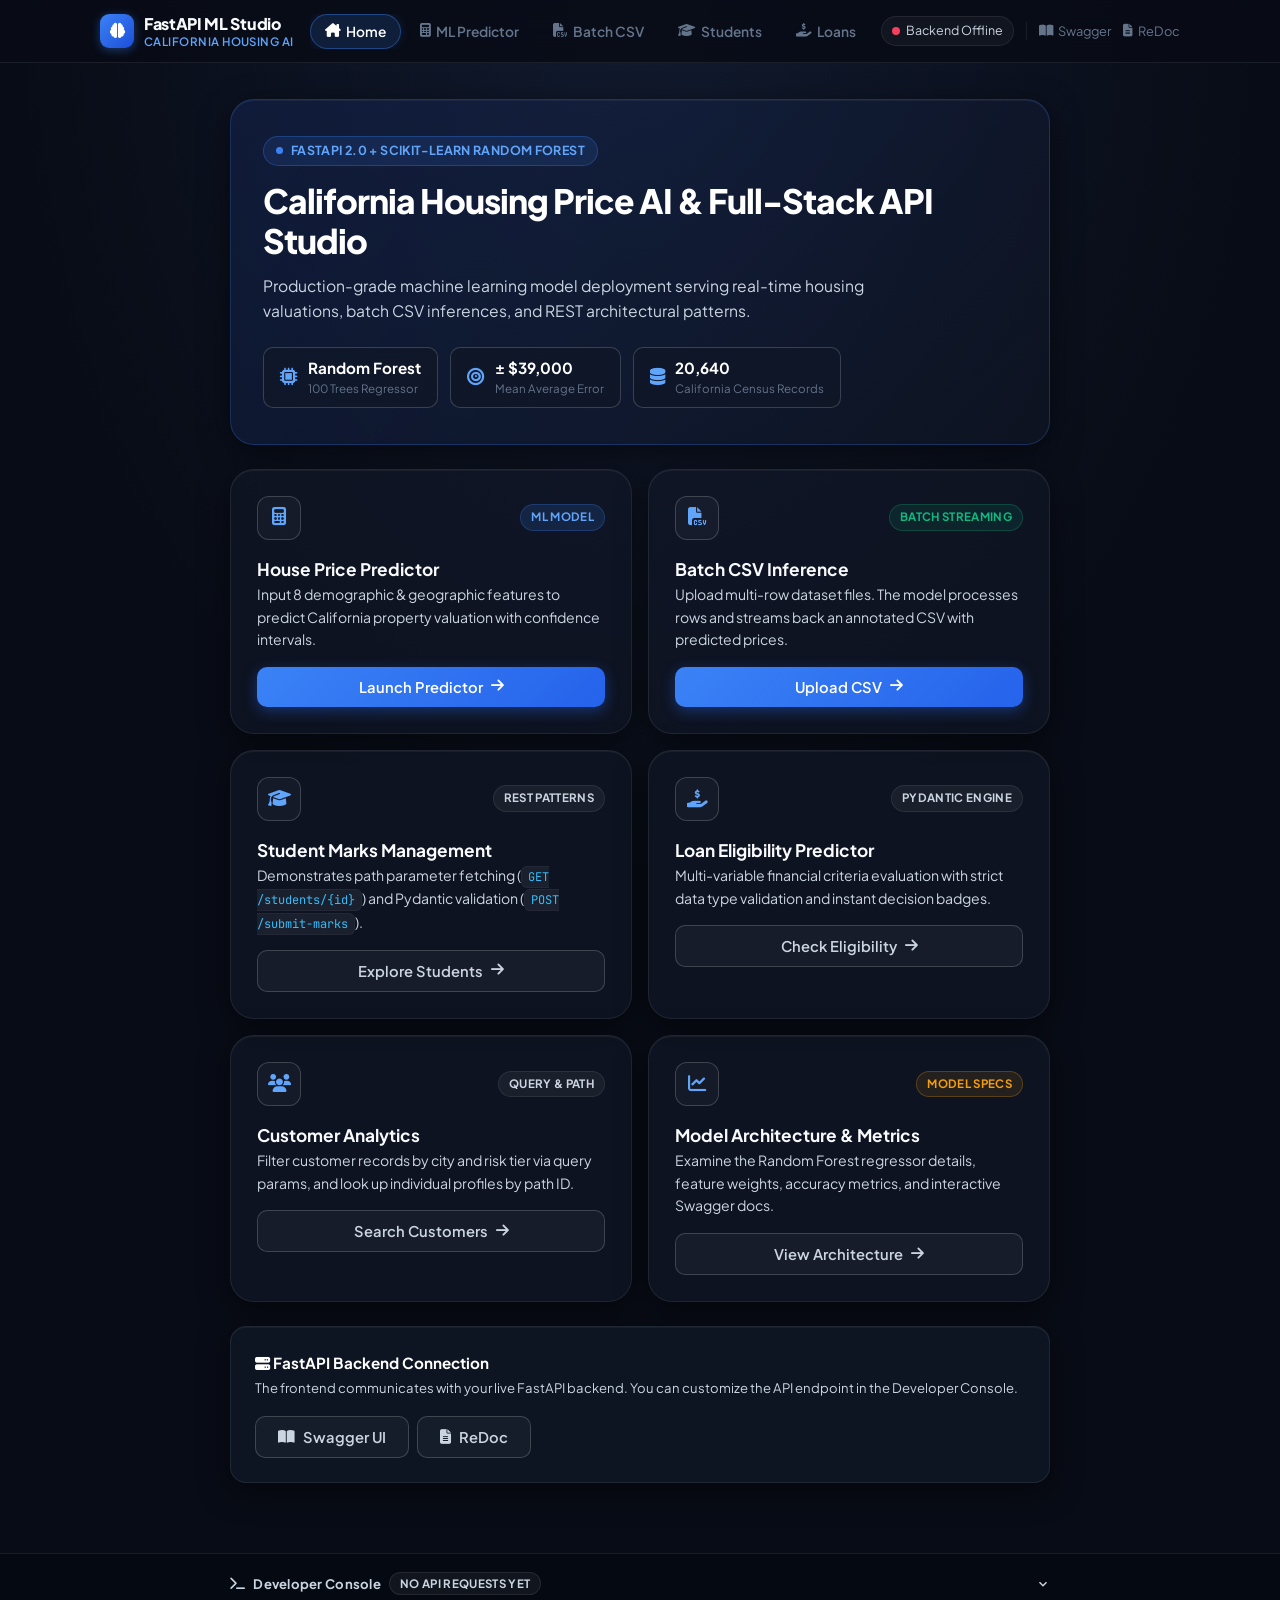
<file: frontend/index.html>
<!DOCTYPE html>
<html lang="en">
<head>
  <meta charset="UTF-8">
  <meta name="viewport" content="width=device-width, initial-scale=1.0">
  <title>FastAPI ML Studio | California Housing Price Predictor</title>
  <link rel="stylesheet" href="https://cdnjs.cloudflare.com/ajax/libs/font-awesome/6.5.1/css/all.min.css">
  <link rel="stylesheet" href="style.css">
</head>
<body>

<!-- ══════════════════════════════════════════════════════════════════════ -->
<!-- NAVIGATION BAR                                                        -->
<!-- ══════════════════════════════════════════════════════════════════════ -->
<header class="navbar">
  <div class="container-wide nav-inner">

    <!-- Brand -->
    <button onclick="goTo('home')" class="brand-btn">
      <span class="brand-icon">
        <i class="fas fa-brain"></i>
      </span>
      <div class="brand-text">
        <span class="brand-title">FastAPI ML Studio</span>
        <span class="brand-subtitle">California Housing AI</span>
      </div>
    </button>

    <!-- Navigation Links -->
    <nav class="nav-links" id="main-nav">
      <button class="nav-link active" onclick="goTo('home')"        id="nl-home"><i class="fas fa-house-chimney"></i> Home</button>
      <button class="nav-link"        onclick="goTo('ml-predict')"  id="nl-ml-predict"><i class="fas fa-calculator"></i> ML Predictor</button>
      <button class="nav-link"        onclick="goTo('batch-upload')" id="nl-batch-upload"><i class="fas fa-file-csv"></i> Batch CSV</button>
      <button class="nav-link"        onclick="goTo('students')"    id="nl-students"><i class="fas fa-graduation-cap"></i> Students</button>
      <button class="nav-link"        onclick="goTo('loans')"       id="nl-loans"><i class="fas fa-hand-holding-dollar"></i> Loans</button>
      <button class="nav-link"        onclick="goTo('customers')"   id="nl-customers"><i class="fas fa-users"></i> Customers</button>
      <button class="nav-link"        onclick="goTo('model-info')"  id="nl-model-info"><i class="fas fa-circle-info"></i> Model Specs</button>
    </nav>

    <!-- Status & Documentation Links -->
    <div class="nav-right">
      <div class="health-indicator" onclick="testConnection()" title="Click to test backend connection">
        <span id="status-dot" class="status-dot"></span>
        <span id="status-label">Checking...</span>
      </div>
      <div class="nav-divider"></div>
      <a href="javascript:void(0)" onclick="openApiDoc('/docs')" class="doc-link" title="Open Swagger UI API Documentation">
        <i class="fas fa-book-open"></i> <span class="hide-mobile">Swagger</span>
      </a>
      <a href="javascript:void(0)" onclick="openApiDoc('/redoc')" class="doc-link" title="Open ReDoc API Documentation">
        <i class="fas fa-file-lines"></i> <span class="hide-mobile">ReDoc</span>
      </a>
    </div>
  </div>

  <!-- Mobile Navigation Scroll Row -->
  <div class="mobile-nav-bar">
    <div class="mobile-nav-scroll" id="mobile-nav">
      <button class="nav-link active" onclick="goTo('home')"        id="mnl-home"><i class="fas fa-house-chimney"></i> Home</button>
      <button class="nav-link"        onclick="goTo('ml-predict')"  id="mnl-ml-predict"><i class="fas fa-calculator"></i> Predictor</button>
      <button class="nav-link"        onclick="goTo('batch-upload')" id="mnl-batch-upload"><i class="fas fa-file-csv"></i> Batch</button>
      <button class="nav-link"        onclick="goTo('students')"    id="mnl-students"><i class="fas fa-graduation-cap"></i> Students</button>
      <button class="nav-link"        onclick="goTo('loans')"       id="mnl-loans"><i class="fas fa-hand-holding-dollar"></i> Loans</button>
      <button class="nav-link"        onclick="goTo('customers')"   id="mnl-customers"><i class="fas fa-users"></i> Customers</button>
      <button class="nav-link"        onclick="goTo('model-info')"  id="mnl-model-info"><i class="fas fa-circle-info"></i> Specs</button>
    </div>
  </div>
</header>

<!-- ══════════════════════════════════════════════════════════════════════ -->
<!-- MAIN APPLICATION VIEWS                                                -->
<!-- ══════════════════════════════════════════════════════════════════════ -->
<main class="main-content">

  <!-- ─────────────────────────────────────────────────────────────────── -->
  <!-- 1. HOME DASHBOARD OVERVIEW                                          -->
  <!-- ─────────────────────────────────────────────────────────────────── -->
  <section class="page active" id="page-home">
    <div class="container">

      <!-- Hero Header -->
      <div class="hero-banner">
        <div class="hero-tag">
          <span class="pulse-ring"></span>
          <span>FastAPI 2.0 + Scikit-Learn Random Forest</span>
        </div>
        <h1 class="hero-title">California Housing Price AI & Full-Stack API Studio</h1>
        <p class="hero-desc">
          Production-grade machine learning model deployment serving real-time housing valuations, batch CSV inferences, and REST architectural patterns.
        </p>

        <div class="hero-stats">
          <div class="stat-pill">
            <i class="fas fa-microchip"></i>
            <div>
              <span class="stat-pill-val">Random Forest</span>
              <span class="stat-pill-lbl">100 Trees Regressor</span>
            </div>
          </div>
          <div class="stat-pill">
            <i class="fas fa-bullseye"></i>
            <div>
              <span class="stat-pill-val">± $39,000</span>
              <span class="stat-pill-lbl">Mean Average Error</span>
            </div>
          </div>
          <div class="stat-pill">
            <i class="fas fa-database"></i>
            <div>
              <span class="stat-pill-val">20,640</span>
              <span class="stat-pill-lbl">California Census Records</span>
            </div>
          </div>
        </div>
      </div>

      <!-- Module Feature Cards -->
      <div class="grid-2" style="margin-top: 24px;">

        <!-- ML House Predictor -->
        <div class="home-card card-glow">
          <div class="home-card-header">
            <div class="home-card-icon"><i class="fas fa-calculator"></i></div>
            <span class="badge badge-blue">ML Model</span>
          </div>
          <div>
            <h3>House Price Predictor</h3>
            <p>Input 8 demographic & geographic features to predict California property valuation with confidence intervals.</p>
          </div>
          <button class="btn btn-primary" onclick="goTo('ml-predict')">
            Launch Predictor <i class="fas fa-arrow-right"></i>
          </button>
        </div>

        <!-- Batch CSV Prediction -->
        <div class="home-card">
          <div class="home-card-header">
            <div class="home-card-icon"><i class="fas fa-file-csv"></i></div>
            <span class="badge badge-green">Batch Streaming</span>
          </div>
          <div>
            <h3>Batch CSV Inference</h3>
            <p>Upload multi-row dataset files. The model processes rows and streams back an annotated CSV with predicted prices.</p>
          </div>
          <button class="btn btn-primary" onclick="goTo('batch-upload')">
            Upload CSV <i class="fas fa-arrow-right"></i>
          </button>
        </div>

        <!-- Student Marks API -->
        <div class="home-card">
          <div class="home-card-header">
            <div class="home-card-icon"><i class="fas fa-graduation-cap"></i></div>
            <span class="badge badge-neutral">REST Patterns</span>
          </div>
          <div>
            <h3>Student Marks Management</h3>
            <p>Demonstrates path parameter fetching (<code>GET /students/{id}</code>) and Pydantic validation (<code>POST /submit-marks</code>).</p>
          </div>
          <button class="btn btn-secondary" onclick="goTo('students')">
            Explore Students <i class="fas fa-arrow-right"></i>
          </button>
        </div>

        <!-- Loan Eligibility Engine -->
        <div class="home-card">
          <div class="home-card-header">
            <div class="home-card-icon"><i class="fas fa-hand-holding-dollar"></i></div>
            <span class="badge badge-neutral">Pydantic Engine</span>
          </div>
          <div>
            <h3>Loan Eligibility Predictor</h3>
            <p>Multi-variable financial criteria evaluation with strict data type validation and instant decision badges.</p>
          </div>
          <button class="btn btn-secondary" onclick="goTo('loans')">
            Check Eligibility <i class="fas fa-arrow-right"></i>
          </button>
        </div>

        <!-- Customer Queries & Risk -->
        <div class="home-card">
          <div class="home-card-header">
            <div class="home-card-icon"><i class="fas fa-users"></i></div>
            <span class="badge badge-neutral">Query & Path</span>
          </div>
          <div>
            <h3>Customer Analytics</h3>
            <p>Filter customer records by city and risk tier via query params, and look up individual profiles by path ID.</p>
          </div>
          <button class="btn btn-secondary" onclick="goTo('customers')">
            Search Customers <i class="fas fa-arrow-right"></i>
          </button>
        </div>

        <!-- Model Architecture & Specs -->
        <div class="home-card">
          <div class="home-card-header">
            <div class="home-card-icon"><i class="fas fa-chart-line"></i></div>
            <span class="badge badge-amber">Model Specs</span>
          </div>
          <div>
            <h3>Model Architecture & Metrics</h3>
            <p>Examine the Random Forest regressor details, feature weights, accuracy metrics, and interactive Swagger docs.</p>
          </div>
          <button class="btn btn-secondary" onclick="goTo('model-info')">
            View Architecture <i class="fas fa-arrow-right"></i>
          </button>
        </div>

      </div>

      <!-- Quick Server Banner -->
      <div class="card server-banner" style="margin-top: 24px;">
        <div class="server-banner-info">
          <h4><i class="fas fa-server"></i> FastAPI Backend Connection</h4>
          <p>The frontend communicates with your live FastAPI backend. You can customize the API endpoint in the Developer Console.</p>
        </div>
        <div class="server-banner-actions">
          <button onclick="openApiDoc('/docs')" class="btn btn-secondary"><i class="fas fa-book-open"></i> Swagger UI</button>
          <button onclick="openApiDoc('/redoc')" class="btn btn-secondary"><i class="fas fa-file-lines"></i> ReDoc</button>
        </div>
      </div>

    </div>
  </section>

  <!-- ─────────────────────────────────────────────────────────────────── -->
  <!-- 2. MACHINE LEARNING HOUSE PRICE PREDICTOR                           -->
  <!-- ─────────────────────────────────────────────────────────────────── -->
  <section class="page" id="page-ml-predict">
    <div class="container">
      <div class="page-head">
        <div class="page-badge"><i class="fas fa-brain"></i> Machine Learning Model</div>
        <h1 class="page-heading">California House Price Predictor</h1>
        <p class="page-subtitle">Input demographic and geographic features to compute machine learning price valuation.</p>
      </div>

      <div class="ml-layout">
        
        <!-- Left: Form Input Card -->
        <div class="card stack">
          <div class="card-header-bar">
            <div>
              <div class="card-title">Neighborhood & Property Features</div>
              <div class="card-subtitle">Values are automatically validated against model schema</div>
            </div>
            <span class="badge badge-blue">8 Features</span>
          </div>

          <!-- Quick Preset Locations -->
          <div class="preset-section">
            <span class="preset-label"><i class="fas fa-wand-magic-sparkles"></i> California Presets:</span>
            <div class="chips-row">
              <button class="chip" onclick="applyHousingPreset('sf_bay')">🌉 SF Bay (Berkeley Hills)</button>
              <button class="chip" onclick="applyHousingPreset('silicon_valley')">💻 Silicon Valley (Palo Alto)</button>
              <button class="chip" onclick="applyHousingPreset('beverly_hills')">🌴 Beverly Hills / LA</button>
              <button class="chip" onclick="applyHousingPreset('central_valley')">🌾 Central Valley (Fresno)</button>
            </div>
          </div>

          <!-- 8 Inputs Grid -->
          <form id="house-form" onsubmit="event.preventDefault(); doHousePredict();">
            <div class="field-row">
              <div class="field">
                <label class="label" for="h-medinc">
                  Median Income (MedInc)
                  <span class="label-hint" id="medinc-usd-hint">≈ $83,250 / yr</span>
                </label>
                <input id="h-medinc" class="input" type="number" step="0.01" min="0.1" max="25" value="8.3252" oninput="updateMedIncHint()" required>
                <span class="input-helper">Expressed in tens of thousands ($10,000s)</span>
              </div>
              <div class="field">
                <label class="label" for="h-age">House Age (HouseAge)</label>
                <input id="h-age" class="input" type="number" step="1" min="1" max="100" value="41.0" required>
                <span class="input-helper">Median age of houses in block (years)</span>
              </div>
            </div>

            <div class="field-row" style="margin-top: 14px;">
              <div class="field">
                <label class="label" for="h-rooms">Average Rooms (AveRooms)</label>
                <input id="h-rooms" class="input" type="number" step="0.01" min="1" max="50" value="6.9841" required>
                <span class="input-helper">Total rooms per household</span>
              </div>
              <div class="field">
                <label class="label" for="h-bedrms">Average Bedrooms (AveBedrms)</label>
                <input id="h-bedrms" class="input" type="number" step="0.01" min="0.2" max="20" value="1.0238" required>
                <span class="input-helper">Total bedrooms per household</span>
              </div>
            </div>

            <div class="field-row" style="margin-top: 14px;">
              <div class="field">
                <label class="label" for="h-pop">Population (Population)</label>
                <input id="h-pop" class="input" type="number" step="1" min="1" max="40000" value="322.0" required>
                <span class="input-helper">Total residents in the block group</span>
              </div>
              <div class="field">
                <label class="label" for="h-occup">Average Occupancy (AveOccup)</label>
                <input id="h-occup" class="input" type="number" step="0.01" min="0.5" max="50" value="2.5555" required>
                <span class="input-helper">Average household member count</span>
              </div>
            </div>

            <div class="field-row" style="margin-top: 14px;">
              <div class="field">
                <label class="label" for="h-lat">Latitude (Latitude)</label>
                <input id="h-lat" class="input" type="number" step="0.0001" min="-90" max="90" value="37.88" required>
                <span class="input-helper">North coordinate (California: ~32° - 42°)</span>
              </div>
              <div class="field">
                <label class="label" for="h-long">Longitude (Longitude)</label>
                <input id="h-long" class="input" type="number" step="0.0001" min="-180" max="180" value="-122.23" required>
                <span class="input-helper">West coordinate (California: ~-124° - -114°)</span>
              </div>
            </div>

            <button type="submit" class="btn btn-primary btn-full" id="btn-predict-house" style="margin-top: 20px;">
              <i class="fas fa-calculator"></i> Compute House Price Prediction
            </button>
          </form>
        </div>

        <!-- Right: Prediction Result Display Card -->
        <div class="stack">
          
          <div class="card result-card-main" id="ml-result-container">
            <div class="empty-state">
              <i class="fas fa-house-laptop"></i>
              <h3>Ready for Inference</h3>
              <p>Adjust the feature values on the left or select a preset, then click <strong>Compute House Price Prediction</strong>.</p>
            </div>
          </div>

          <!-- Feature Description Accordion -->
          <div class="card" style="padding: 16px 20px;">
            <button class="collapsible-toggle" onclick="toggleCollapsible('features-guide', this)">
              <span><i class="fas fa-list-check"></i> Feature Significance Guide</span>
              <svg width="14" height="14" viewBox="0 0 24 24" fill="none" stroke="currentColor" stroke-width="2.5"><path d="M6 9l6 6 6-6"/></svg>
            </button>
            <div class="collapsible-body" id="features-guide">
              <div class="feature-guide-list">
                <div class="fg-item"><strong>MedInc:</strong> Highest feature importance (~52%). Drives baseline valuation.</div>
                <div class="fg-item"><strong>Latitude & Longitude:</strong> Coastal coordinates command substantial location premiums.</div>
                <div class="fg-item"><strong>AveOccup:</strong> Higher density negatively correlates with luxury valuations.</div>
                <div class="fg-item"><strong>AveRooms:</strong> Proxy for physical home size and square footage.</div>
              </div>
            </div>
          </div>

        </div>

      </div>
    </div>
  </section>

  <!-- ─────────────────────────────────────────────────────────────────── -->
  <!-- 3. BATCH CSV PREDICTOR                                              -->
  <!-- ─────────────────────────────────────────────────────────────────── -->
  <section class="page" id="page-batch-upload">
    <div class="container">
      <div class="page-head">
        <div class="page-badge"><i class="fas fa-file-csv"></i> Batch Processing</div>
        <h1 class="page-heading">Batch CSV File Prediction</h1>
        <p class="page-subtitle">Upload multi-row dataset files. The FastAPI server computes predictions for every row and streams back the enriched CSV.</p>
      </div>

      <div class="stack-lg">

        <!-- Upload Drop Zone Card -->
        <div class="card stack">
          <div class="card-header-bar">
            <div>
              <div class="card-title">Upload Housing Dataset (.csv)</div>
              <div class="card-subtitle">Must contain columns: MedInc, HouseAge, AveRooms, AveBedrms, Population, AveOccup, Latitude, Longitude</div>
            </div>
            <button onclick="downloadSampleCsv()" class="btn btn-secondary" style="font-size: 0.8rem;">
              <i class="fas fa-download"></i> Download Sample CSV
            </button>
          </div>

          <!-- Drag and Drop Box -->
          <div class="drop-zone" id="csv-drop-zone" onclick="document.getElementById('csv-file-input').click()">
            <input type="file" id="csv-file-input" accept=".csv" style="display: none;" onchange="handleFileSelected(this.files)">
            <i class="fas fa-cloud-arrow-up drop-zone-icon"></i>
            <div class="drop-zone-text" id="drop-zone-text">Click to choose a CSV file or drag & drop it here</div>
            <div class="drop-zone-sub">Supported format: CSV (up to 50,000 rows)</div>
          </div>

          <!-- File Status Info -->
          <div id="file-info-box" style="display: none;" class="file-info-card">
            <div class="file-info-left">
              <i class="fas fa-file-csv text-blue"></i>
              <div>
                <strong id="file-name-display">dataset.csv</strong>
                <span id="file-size-display" style="color: var(--text-3); font-size: 0.8rem; margin-left: 8px;">0 KB</span>
              </div>
            </div>
            <button class="btn btn-primary" id="btn-batch-process" onclick="doBatchPredict()">
              <i class="fas fa-bolt"></i> Process Batch Predictions
            </button>
          </div>

          <!-- Batch Result Area -->
          <div id="result-batch"></div>
        </div>

        <!-- Sample CSV Schema Reference -->
        <div class="card">
          <div class="card-title" style="margin-bottom: 8px;"><i class="fas fa-table"></i> Required CSV Column Schema</div>
          <div class="table-container">
            <table class="data-table">
              <thead>
                <tr>
                  <th>MedInc</th>
                  <th>HouseAge</th>
                  <th>AveRooms</th>
                  <th>AveBedrms</th>
                  <th>Population</th>
                  <th>AveOccup</th>
                  <th>Latitude</th>
                  <th>Longitude</th>
                </tr>
              </thead>
              <tbody>
                <tr>
                  <td>8.3252</td>
                  <td>41.0</td>
                  <td>6.9841</td>
                  <td>1.0238</td>
                  <td>322.0</td>
                  <td>2.5555</td>
                  <td>37.88</td>
                  <td>-122.23</td>
                </tr>
                <tr>
                  <td>3.8700</td>
                  <td>28.0</td>
                  <td>5.4200</td>
                  <td>1.0500</td>
                  <td>1425.0</td>
                  <td>3.0000</td>
                  <td>37.85</td>
                  <td>-122.25</td>
                </tr>
              </tbody>
            </table>
          </div>
        </div>

      </div>
    </div>
  </section>

  <!-- ─────────────────────────────────────────────────────────────────── -->
  <!-- 4. STUDENT MARKS MANAGEMENT                                         -->
  <!-- ─────────────────────────────────────────────────────────────────── -->
  <section class="page" id="page-students">
    <div class="container">
      <div class="page-head">
        <div class="page-badge"><i class="fas fa-graduation-cap"></i> Path & Body Validation</div>
        <h1 class="page-heading">Student Marks Management</h1>
        <p class="page-subtitle">Demonstrating path parameters (<code>GET /students/{id}</code>) and Pydantic validation (<code>POST /submit-marks</code>).</p>
      </div>

      <div class="grid-2">

        <!-- Find Student Card -->
        <div class="card stack">
          <div class="card-title">Find Student by ID</div>
          <div class="card-subtitle">HTTP GET with Path Parameter</div>

          <div class="field">
            <label class="label" for="s-find-id">Student ID</label>
            <input id="s-find-id" class="input" type="text" value="S001" placeholder="e.g. S001" autocomplete="off">
          </div>

          <div class="chips-row">
            <span class="chips-label">Quick IDs:</span>
            <button class="chip" onclick="quickFind('S001')">S001 (Alice)</button>
            <button class="chip" onclick="quickFind('S002')">S002 (Bob)</button>
            <button class="chip" onclick="quickFind('S003')">S003 (Charlie)</button>
            <button class="chip" onclick="quickFind('S004')">S004 (Diana)</button>
          </div>

          <button class="btn btn-primary btn-full" id="btn-find" onclick="doFindStudent()">
            <i class="fas fa-search"></i> Query Student Record
          </button>

          <!-- Result -->
          <div id="result-find"></div>
        </div>

        <!-- Update Marks Card -->
        <div class="card stack">
          <div class="card-title">Update Academic Marks</div>
          <div class="card-subtitle">HTTP POST with JSON Body & Range Validation</div>

          <div class="field-row">
            <div class="field">
              <label class="label" for="s-upd-id">Student ID</label>
              <input id="s-upd-id" class="input" type="text" value="S001" placeholder="e.g. S001" autocomplete="off">
            </div>
            <div class="field">
              <label class="label" for="s-upd-subj">Subject</label>
              <input id="s-upd-subj" class="input" type="text" value="Machine Learning" placeholder="Subject Name">
            </div>
          </div>

          <div class="field">
            <label class="label" for="s-upd-marks">Score <span style="color: var(--text-3);">(0–100)</span></label>
            <input id="s-upd-marks" class="input" type="number" value="94" min="0" max="200" placeholder="0 - 100">
          </div>

          <div class="chips-row">
            <span class="chips-label">Test validation:</span>
            <button class="chip" onclick="setStudentMarksTest(95, 'Deep Learning')">Valid (95)</button>
            <button class="chip" onclick="setStudentMarksTest(150, 'Math')">Invalid (150 &gt; 100)</button>
          </div>

          <button class="btn btn-primary btn-full" id="btn-update" onclick="doUpdateMarks()">
            <i class="fas fa-check"></i> Submit Marks Update
          </button>

          <!-- Result -->
          <div id="result-update"></div>
        </div>

      </div>
    </div>
  </section>

  <!-- ─────────────────────────────────────────────────────────────────── -->
  <!-- 5. LOAN ELIGIBILITY ENGINE                                          -->
  <!-- ─────────────────────────────────────────────────────────────────── -->
  <section class="page" id="page-loans">
    <div class="container">
      <div class="page-head">
        <div class="page-badge"><i class="fas fa-hand-holding-dollar"></i> Rule-Based Predictor</div>
        <h1 class="page-heading">Loan Eligibility Evaluation</h1>
        <p class="page-subtitle">Demonstrates multi-field Pydantic schema validation and business logic rules (<code>POST /predict-loan</code>).</p>
      </div>

      <div class="loan-layout">

        <!-- Form Card -->
        <div class="card stack">
          <div class="field">
            <label class="label" for="l-name">Applicant Name</label>
            <input id="l-name" class="input" type="text" value="Jane Doe" placeholder="Full name">
          </div>

          <div class="field-row">
            <div class="field">
              <label class="label" for="l-age">Age (years)</label>
              <input id="l-age" class="input" type="number" value="28" min="1" max="120">
            </div>
            <div class="field">
              <label class="label" for="l-emp">Employment (years)</label>
              <input id="l-emp" class="input" type="number" value="4" min="0" max="60">
            </div>
          </div>

          <div class="field-row">
            <div class="field">
              <label class="label" for="l-income">Annual Income ($)</label>
              <input id="l-income" class="input" type="number" value="75000" min="0" step="1000">
            </div>
            <div class="field">
              <label class="label" for="l-amount">Loan Amount Requested ($)</label>
              <input id="l-amount" class="input" type="number" value="25000" min="0" step="500">
            </div>
          </div>

          <div class="chips-row">
            <span class="chips-label">Quick profiles:</span>
            <button class="chip" onclick="loanPreset('Jane Doe', 80000, 4, 28, 25000)">✅ Eligible Applicant</button>
            <button class="chip" onclick="loanPreset('John Smith', 32000, 1, 19, 10000)">❌ Ineligible Applicant</button>
          </div>

          <button class="btn btn-primary btn-full" id="btn-loan" onclick="doLoanCheck()">
            <i class="fas fa-calculator"></i> Evaluate Loan Application
          </button>
        </div>

        <!-- Right Side: Result Card & Rules Panel -->
        <div class="stack">
          <div id="result-loan">
            <div class="card" style="text-align: center; padding: 32px 20px;">
              <i class="fas fa-hand-holding-dollar" style="font-size: 2rem; color: var(--text-3); margin-bottom: 10px;"></i>
              <div style="font-weight: 700; color: var(--text-1);">Awaiting Evaluation</div>
              <p style="font-size: 0.85rem; color: var(--text-2); margin-top: 4px;">Click <strong>Evaluate Loan Application</strong> to run rule inference.</p>
            </div>
          </div>

          <div class="card" style="padding: 16px 20px;">
            <button class="collapsible-toggle" onclick="toggleCollapsible('loan-rules', this)">
              <span><i class="fas fa-gavel"></i> Loan Qualification Rules</span>
              <svg width="14" height="14" viewBox="0 0 24 24" fill="none" stroke="currentColor" stroke-width="2.5"><path d="M6 9l6 6 6-6"/></svg>
            </button>
            <div class="collapsible-body" id="loan-rules">
              <div class="rules-list">
                <div class="rule-item"><span>Annual Income:</span> <strong>&gt; $50,000</strong></div>
                <div class="rule-item"><span>Employment Duration:</span> <strong>&gt; 2 Years</strong></div>
                <div class="rule-item"><span>Applicant Age:</span> <strong>&ge; 21 Years</strong></div>
              </div>
            </div>
          </div>
        </div>

      </div>
    </div>
  </section>

  <!-- ─────────────────────────────────────────────────────────────────── -->
  <!-- 6. CUSTOMER EXPLORER & RISK PROFILES                                -->
  <!-- ─────────────────────────────────────────────────────────────────── -->
  <section class="page" id="page-customers">
    <div class="container">
      <div class="page-head">
        <div class="page-badge"><i class="fas fa-users"></i> Query & Path Parameter Architecture</div>
        <h1 class="page-heading">Customer Analytics & Risk Profiles</h1>
        <p class="page-subtitle">Demonstrates query parameters (<code>GET /customers?city=...&amp;risk_level=...</code>) and path variables (<code>GET /customer/{id}</code>).</p>
      </div>

      <div class="stack-lg">

        <!-- Query Parameters Card -->
        <div class="card stack">
          <div class="card-header-bar">
            <div>
              <div class="card-title">Customer Multi-Filter Search</div>
              <div class="card-subtitle">HTTP GET with Query Parameters (<code>?city=...&amp;risk_level=...</code>)</div>
            </div>
            <span class="badge badge-blue">Query Filter</span>
          </div>

          <div class="field-row">
            <div class="field">
              <label class="label" for="c-city">City Location</label>
              <select id="c-city" class="input">
                <option value="Chicago">Chicago</option>
                <option value="New York">New York</option>
                <option value="Los Angeles">Los Angeles</option>
                <option value="Chicago1">Chicago1</option>
                <option value="Chicago2">Chicago2</option>
              </select>
            </div>
            <div class="field">
              <label class="label" for="c-risk">Risk Classification</label>
              <select id="c-risk" class="input">
                <option value="high">High Risk</option>
                <option value="medium">Medium Risk</option>
                <option value="low">Low Risk</option>
              </select>
            </div>
          </div>

          <div class="chips-row">
            <span class="chips-label">Quick filters:</span>
            <button class="chip" onclick="customerPreset('Chicago', 'high')">Chicago · High</button>
            <button class="chip" onclick="customerPreset('New York', 'low')">New York · Low</button>
            <button class="chip" onclick="customerPreset('Los Angeles', 'medium')">Los Angeles · Medium</button>
          </div>

          <button class="btn btn-primary btn-full" id="btn-customers" onclick="doSearchCustomers()">
            <i class="fas fa-search"></i> Search Customer Records
          </button>

          <!-- Customer Results -->
          <div id="result-customers"></div>
        </div>

        <!-- Path Parameter Risk Card -->
        <div class="card stack">
          <div class="card-header-bar">
            <div>
              <div class="card-title">Customer Risk Assessment Profile</div>
              <div class="card-subtitle">HTTP GET with Integer Path Parameter (<code>/customer/{id}</code>)</div>
            </div>
            <span class="badge badge-amber">Path Profile</span>
          </div>

          <div class="field">
            <label class="label" for="c-id">Customer Numeric ID</label>
            <input id="c-id" class="input" type="number" value="101" min="1" placeholder="e.g. 101" style="max-width: 220px;">
          </div>

          <div class="chips-row">
            <span class="chips-label">Known Profiles:</span>
            <button class="chip" onclick="riskPreset(101)">101 · Alice Smith (Low)</button>
            <button class="chip" onclick="riskPreset(102)">102 · Bob Johnson (Med)</button>
            <button class="chip" onclick="riskPreset(103)">103 · Charlie Brown (High)</button>
          </div>

          <button class="btn btn-primary" id="btn-risk" onclick="doViewRisk()" style="align-self: flex-start;">
            <i class="fas fa-shield-halved"></i> Fetch Risk Profile
          </button>

          <!-- Risk Result -->
          <div id="result-risk"></div>
        </div>

      </div>
    </div>
  </section>

  <!-- ─────────────────────────────────────────────────────────────────── -->
  <!-- 7. MODEL ARCHITECTURE & CONCEPTS                                    -->
  <!-- ─────────────────────────────────────────────────────────────────── -->
  <section class="page" id="page-model-info">
    <div class="container">
      <div class="page-head">
        <div class="page-badge"><i class="fas fa-circle-info"></i> Technical Deep-Dive</div>
        <h1 class="page-heading">Model Architecture & FastAPI Concepts</h1>
        <p class="page-subtitle">Deep dive into the Machine Learning pipeline, model evaluation metrics, and FastAPI architecture.</p>
      </div>

      <div class="stack-lg">

        <!-- ML Model Card -->
        <div class="card stack">
          <div class="card-title"><i class="fas fa-microchip text-blue"></i> California Housing Model Card</div>
          
          <div class="grid-2">
            <div class="spec-box">
              <span class="spec-label">Algorithm</span>
              <strong class="spec-value">Random Forest Regressor</strong>
              <span class="spec-sub">100 decision trees (n_estimators=100)</span>
            </div>
            <div class="spec-box">
              <span class="spec-label">Dataset</span>
              <strong class="spec-value">California Housing Census</strong>
              <span class="spec-sub">20,640 records across California block groups</span>
            </div>
            <div class="spec-box">
              <span class="spec-label">Mean Absolute Error (MAE)</span>
              <strong class="spec-value text-green">± $39,000 USD</strong>
              <span class="spec-sub">Average valuation variance</span>
            </div>
            <div class="spec-box">
              <span class="spec-label">Target Metric</span>
              <strong class="spec-value text-blue">Median House Value</strong>
              <span class="spec-sub">Expressed in $100,000s</span>
            </div>
          </div>
        </div>

        <!-- Features Importance Table -->
        <div class="card">
          <div class="card-title" style="margin-bottom: 12px;"><i class="fas fa-chart-column text-blue"></i> Feature Descriptions & Weights</div>
          <div class="table-container">
            <table class="data-table">
              <thead>
                <tr>
                  <th>Feature Name</th>
                  <th>Type</th>
                  <th>Description</th>
                  <th>Importance</th>
                </tr>
              </thead>
              <tbody>
                <tr>
                  <td><code>MedInc</code></td>
                  <td>Float</td>
                  <td>Median income in block group ($10k USD)</td>
                  <td><span class="badge badge-green">52% (Dominant)</span></td>
                </tr>
                <tr>
                  <td><code>AveOccup</code></td>
                  <td>Float</td>
                  <td>Average number of household members</td>
                  <td><span class="badge badge-blue">14% (High)</span></td>
                </tr>
                <tr>
                  <td><code>Latitude</code></td>
                  <td>Float</td>
                  <td>Block group latitude coordinate</td>
                  <td><span class="badge badge-blue">10% (Location)</span></td>
                </tr>
                <tr>
                  <td><code>Longitude</code></td>
                  <td>Float</td>
                  <td>Block group longitude coordinate</td>
                  <td><span class="badge badge-blue">9% (Location)</span></td>
                </tr>
                <tr>
                  <td><code>HouseAge</code></td>
                  <td>Float</td>
                  <td>Median age of a house within a block (years)</td>
                  <td><span class="badge badge-neutral">5%</span></td>
                </tr>
                <tr>
                  <td><code>AveRooms</code></td>
                  <td>Float</td>
                  <td>Average number of rooms per household</td>
                  <td><span class="badge badge-neutral">4%</span></td>
                </tr>
                <tr>
                  <td><code>Population</code></td>
                  <td>Float</td>
                  <td>Block group population count</td>
                  <td><span class="badge badge-neutral">3%</span></td>
                </tr>
                <tr>
                  <td><code>AveBedrms</code></td>
                  <td>Float</td>
                  <td>Average number of bedrooms per household</td>
                  <td><span class="badge badge-neutral">3%</span></td>
                </tr>
              </tbody>
            </table>
          </div>
        </div>

        <!-- FastAPI Architecture Highlights -->
        <div class="grid-2">
          
          <div class="card">
            <div class="card-title" style="margin-bottom: 6px;">Pydantic Type Validation</div>
            <p style="font-size: 0.88rem; color: var(--text-2); line-height: 1.6;">
              Incoming request payloads are strictly parsed and validated against typed Python models. Invalid fields return automatic HTTP 422 Unprocessable Entity responses with detailed location hints.
            </p>
          </div>

          <div class="card">
            <div class="card-title" style="margin-bottom: 6px;">Fast Streaming Responses</div>
            <p style="font-size: 0.88rem; color: var(--text-2); line-height: 1.6;">
              The batch CSV processing endpoint utilizes FastAPI's <code>StreamingResponse</code> with in-memory <code>io.StringIO</code> buffers to stream annotated CSV files directly back to client browsers without saving temporary files to disk.
            </p>
          </div>

        </div>

      </div>
    </div>
  </section>

</main>

<!-- ══════════════════════════════════════════════════════════════════════ -->
<!-- DEVELOPER CONSOLE BAR (Collapsible)                                   -->
<!-- ══════════════════════════════════════════════════════════════════════ -->
<div class="dev-console">
  <div class="container dev-console-inner">
    
    <div class="dev-header">
      <button class="collapsible-toggle dev-toggle" id="dev-toggle-btn" onclick="toggleCollapsible('dev-body', this)">
        <span class="dev-toggle-left">
          <i class="fas fa-terminal"></i>
          <span>Developer Console</span>
          <span id="dev-badge" class="badge badge-neutral">No API requests yet</span>
        </span>
        <svg width="14" height="14" viewBox="0 0 24 24" fill="none" stroke="currentColor" stroke-width="2.5"><path d="M6 9l6 6 6-6"/></svg>
      </button>
    </div>

    <div class="collapsible-body" id="dev-body">
      
      <!-- Controls & Summary Row -->
      <div class="dev-toolbar">
        <div id="dev-summary" class="dev-summary-text">–</div>
        <div class="dev-actions">
          <span id="dev-latency" class="dev-latency-tag">0ms</span>
          <button onclick="devCopyCurl()" class="dev-copy-btn" id="btn-copy-curl">
            <i class="fas fa-copy"></i> Copy cURL
          </button>
        </div>
      </div>

      <!-- API URL Override Setting -->
      <div class="dev-api-config">
        <label for="dev-api-url" class="dev-config-label">API Base URL:</label>
        <input type="text" id="dev-api-url" class="input dev-api-input" value="http://127.0.0.1:8000" onchange="updateCustomApiUrl(this.value)">
        <button class="btn btn-secondary" onclick="testConnection()" style="padding: 6px 14px; font-size: 0.8rem;">Test Connection</button>
      </div>

      <!-- Split Code Previews -->
      <div class="dev-previews">
        <div>
          <div class="dev-preview-label">cURL Command</div>
          <pre id="dev-curl">curl -X GET "http://127.0.0.1:8000/health"</pre>
        </div>
        <div>
          <div class="dev-preview-label">Server JSON Response</div>
          <pre id="dev-response" style="color: #86efac;">{ "status": "running" }</pre>
        </div>
      </div>

    </div>
  </div>
</div>

<script src="app.js"></script>
</body>
</html>
</file>
<file: frontend/style.css>
@import url('https://fonts.googleapis.com/css2?family=Plus+Jakarta+Sans:wght@400;500;600;700;800&family=JetBrains+Mono:wght@400;500;600&display=swap');

/* ─── Design Tokens & Theme Variables ─────────────────────────────────────── */
:root {
  --bg:           #080c16;
  --bg-gradient:  radial-gradient(ellipse at top, #111a2e 0%, #080c16 70%);
  --surface:      rgba(17, 24, 39, 0.75);
  --surface-2:    rgba(31, 41, 55, 0.55);
  --border:       rgba(255, 255, 255, 0.08);
  --border-hi:    rgba(255, 255, 255, 0.18);
  --text-1:       #f8fafc;
  --text-2:       #cbd5e1;
  --text-3:       #64748b;
  --accent:       #3b82f6;
  --accent-glow:  rgba(59, 130, 246, 0.35);
  --green:        #10b981;
  --green-dim:    rgba(16, 185, 129, 0.1);
  --red:          #f43f5e;
  --red-dim:      rgba(244, 63, 94, 0.1);
  --amber:        #f59e0b;
  --amber-dim:    rgba(245, 158, 11, 0.1);
  --radius-sm:    10px;
  --radius:       16px;
  --radius-lg:    24px;
  --glow-shadow:  0 8px 30px rgba(0, 0, 0, 0.5);
  --inner-glow:   inset 0 1px 1px 0 rgba(255, 255, 255, 0.06);
}

/* ─── Reset & Base Styling ────────────────────────────────────────────────── */
*, *::before, *::after { box-sizing: border-box; margin: 0; padding: 0; }

body {
  font-family: 'Plus Jakarta Sans', system-ui, -apple-system, sans-serif;
  background: var(--bg);
  background-image: var(--bg-gradient);
  background-attachment: fixed;
  color: var(--text-1);
  min-height: 100vh;
  -webkit-font-smoothing: antialiased;
  font-size: 15px;
  line-height: 1.6;
}

code {
  font-family: 'JetBrains Mono', monospace;
  font-size: 0.85em;
  background: rgba(255, 255, 255, 0.06);
  padding: 2px 6px;
  border-radius: 6px;
  color: #38bdf8;
  border: 1px solid rgba(255, 255, 255, 0.04);
}

pre {
  font-family: 'JetBrains Mono', monospace;
  font-size: 0.8rem;
  background: #040811;
  border: 1px solid var(--border);
  border-radius: var(--radius-sm);
  padding: 14px;
  overflow-x: auto;
  color: #38bdf8;
  line-height: 1.6;
  max-height: 190px;
  box-shadow: inset 0 2px 4px rgba(0, 0, 0, 0.4);
}

a { color: inherit; text-decoration: none; }
button { cursor: pointer; font-family: inherit; }

/* ─── Layout Helpers ─────────────────────────────────────────────────────── */
.container { max-width: 860px; margin: 0 auto; padding: 0 20px; }
.container-wide { max-width: 1120px; margin: 0 auto; padding: 0 20px; }
.main-content { padding: 36px 0 70px; }

.grid-2 { display: grid; grid-template-columns: 1fr 1fr; gap: 16px; }
@media (max-width: 680px) { .grid-2 { grid-template-columns: 1fr; } }

.stack > * + * { margin-top: 16px; }
.stack-lg > * + * { margin-top: 24px; }

.text-blue { color: #60a5fa !important; }
.text-green { color: #34d399 !important; }
.text-amber { color: #fbbf24 !important; }
.text-red { color: #f87171 !important; }

/* ─── Navigation ─────────────────────────────────────────────────────────── */
.navbar {
  border-bottom: 1px solid var(--border);
  background: rgba(8, 12, 22, 0.88);
  backdrop-filter: blur(16px);
  -webkit-backdrop-filter: blur(16px);
  position: sticky;
  top: 0;
  z-index: 50;
}

.nav-inner {
  display: flex;
  align-items: center;
  justify-content: space-between;
  height: 62px;
  gap: 16px;
}

.brand-btn {
  display: flex;
  align-items: center;
  gap: 10px;
  background: none;
  border: none;
  cursor: pointer;
  flex-shrink: 0;
  text-align: left;
}

.brand-icon {
  width: 34px;
  height: 34px;
  background: linear-gradient(135deg, #3b82f6 0%, #1d4ed8 100%);
  border-radius: 9px;
  display: flex;
  align-items: center;
  justify-content: center;
  color: #fff;
  font-size: 0.95rem;
  box-shadow: 0 2px 10px rgba(59, 130, 246, 0.4);
}

.brand-title {
  display: block;
  font-weight: 800;
  font-size: 1rem;
  color: var(--text-1);
  letter-spacing: -0.02em;
}

.brand-subtitle {
  display: block;
  font-size: 0.72rem;
  color: #60a5fa;
  font-weight: 600;
  letter-spacing: 0.04em;
  text-transform: uppercase;
}

.nav-links {
  display: flex;
  gap: 4px;
  align-items: center;
  overflow-x: auto;
}
@media (max-width: 900px) { .nav-links { display: none; } }

.nav-link {
  font-size: 0.86rem;
  font-weight: 600;
  color: var(--text-3);
  padding: 8px 14px;
  border-radius: 20px;
  border: 1px solid transparent;
  background: transparent;
  cursor: pointer;
  transition: all 0.2s cubic-bezier(0.4, 0, 0.2, 1);
  white-space: nowrap;
  display: inline-flex;
  align-items: center;
  gap: 6px;
}
.nav-link:hover {
  color: var(--text-1);
  background: rgba(255, 255, 255, 0.04);
}
.nav-link.active {
  color: #ffffff;
  background: rgba(59, 130, 246, 0.16);
  border-color: rgba(59, 130, 246, 0.4);
  box-shadow: 0 0 12px rgba(59, 130, 246, 0.15);
}

.nav-right {
  display: flex;
  align-items: center;
  gap: 12px;
  flex-shrink: 0;
}

.nav-divider { width: 1px; height: 18px; background: var(--border); }

.doc-link {
  font-size: 0.8rem;
  color: var(--text-3);
  display: inline-flex;
  align-items: center;
  gap: 5px;
  transition: color 0.15s;
}
.doc-link:hover { color: var(--text-1); }

.health-indicator {
  display: flex;
  align-items: center;
  gap: 6px;
  font-size: 0.78rem;
  color: var(--text-2);
  background: rgba(255, 255, 255, 0.04);
  border: 1px solid var(--border);
  padding: 4px 10px;
  border-radius: 20px;
  cursor: pointer;
  transition: border-color 0.15s;
}
.health-indicator:hover { border-color: var(--border-hi); }

.status-dot {
  width: 8px;
  height: 8px;
  border-radius: 50%;
  background: var(--text-3);
}

.mobile-nav-bar {
  display: none;
  border-top: 1px solid rgba(255, 255, 255, 0.04);
}
@media (max-width: 900px) {
  .mobile-nav-bar { display: block; }
  .hide-mobile { display: none; }
}

.mobile-nav-scroll {
  display: flex;
  gap: 4px;
  padding: 8px 16px;
  overflow-x: auto;
}
.mobile-nav-scroll::-webkit-scrollbar { display: none; }

/* ─── Hero Banner ────────────────────────────────────────────────────────── */
.hero-banner {
  background: linear-gradient(135deg, rgba(30, 58, 138, 0.25) 0%, rgba(17, 24, 39, 0.5) 100%);
  border: 1px solid rgba(59, 130, 246, 0.25);
  border-radius: var(--radius-lg);
  padding: 36px 32px;
  position: relative;
  overflow: hidden;
  box-shadow: var(--glow-shadow), var(--inner-glow);
}

.hero-tag {
  display: inline-flex;
  align-items: center;
  gap: 8px;
  font-size: 0.78rem;
  font-weight: 700;
  color: #60a5fa;
  background: rgba(59, 130, 246, 0.12);
  border: 1px solid rgba(59, 130, 246, 0.3);
  padding: 4px 12px;
  border-radius: 20px;
  margin-bottom: 14px;
  letter-spacing: 0.03em;
  text-transform: uppercase;
}

.pulse-ring {
  width: 7px;
  height: 7px;
  border-radius: 50%;
  background: #3b82f6;
  box-shadow: 0 0 0 rgba(59, 130, 246, 0.7);
  animation: statusPulse 2s infinite;
}

.hero-title {
  font-size: 2.1rem;
  font-weight: 800;
  letter-spacing: -0.03em;
  color: #ffffff;
  line-height: 1.2;
}
@media (max-width: 600px) { .hero-title { font-size: 1.6rem; } }

.hero-desc {
  color: var(--text-2);
  font-size: 0.98rem;
  margin-top: 12px;
  max-width: 680px;
  line-height: 1.6;
}

.hero-stats {
  display: flex;
  flex-wrap: wrap;
  gap: 12px;
  margin-top: 24px;
}

.stat-pill {
  display: flex;
  align-items: center;
  gap: 10px;
  background: rgba(17, 24, 39, 0.7);
  border: 1px solid var(--border-hi);
  padding: 8px 16px;
  border-radius: var(--radius-sm);
}
.stat-pill i { font-size: 1.1rem; color: #60a5fa; }
.stat-pill-val { display: block; font-weight: 700; font-size: 0.95rem; color: #fff; }
.stat-pill-lbl { display: block; font-size: 0.72rem; color: var(--text-3); }

/* ─── Cards & Containers ─────────────────────────────────────────────────── */
.card {
  background: var(--surface);
  backdrop-filter: blur(16px);
  -webkit-backdrop-filter: blur(16px);
  border: 1px solid var(--border);
  border-radius: var(--radius);
  padding: 24px;
  box-shadow: var(--glow-shadow), var(--inner-glow);
}

.card-header-bar {
  display: flex;
  justify-content: space-between;
  align-items: flex-start;
  gap: 12px;
  margin-bottom: 16px;
}

.card-title {
  font-size: 1.05rem;
  font-weight: 700;
  color: var(--text-1);
  letter-spacing: -0.01em;
}

.card-subtitle {
  font-size: 0.82rem;
  color: var(--text-2);
  margin-top: 2px;
}

.card-glow {
  border-color: rgba(59, 130, 246, 0.3);
  box-shadow: 0 10px 35px rgba(59, 130, 246, 0.1), var(--inner-glow);
}

/* ─── Home Cards ─────────────────────────────────────────────────────────── */
.home-card {
  background: rgba(17, 24, 39, 0.65);
  backdrop-filter: blur(12px);
  border: 1px solid var(--border);
  border-radius: var(--radius-lg);
  padding: 26px;
  display: flex;
  flex-direction: column;
  gap: 16px;
  box-shadow: var(--glow-shadow), var(--inner-glow);
  transition: all 0.25s cubic-bezier(0.4, 0, 0.2, 1);
}
.home-card:hover {
  border-color: rgba(255, 255, 255, 0.2);
  box-shadow: 0 12px 35px rgba(0, 0, 0, 0.6), var(--inner-glow);
  transform: translateY(-4px);
}

.home-card-header {
  display: flex;
  justify-content: space-between;
  align-items: center;
}

.home-card-icon {
  width: 44px;
  height: 44px;
  background: rgba(255, 255, 255, 0.03);
  border: 1px solid var(--border-hi);
  border-radius: 12px;
  display: flex;
  align-items: center;
  justify-content: center;
  font-size: 1.15rem;
  color: #60a5fa;
}

.home-card h3 { font-size: 1.08rem; font-weight: 700; color: var(--text-1); }
.home-card p  { font-size: 0.88rem; color: var(--text-2); line-height: 1.6; }

.server-banner {
  display: flex;
  align-items: center;
  justify-content: space-between;
  gap: 18px;
  flex-wrap: wrap;
}
.server-banner-info h4 { font-size: 0.95rem; color: #fff; margin-bottom: 2px; }
.server-banner-info p { font-size: 0.82rem; color: var(--text-2); }
.server-banner-actions { display: flex; gap: 8px; }

/* ─── Form Inputs & Fields ───────────────────────────────────────────────── */
.field { display: flex; flex-direction: column; }
.field-row { display: grid; grid-template-columns: 1fr 1fr; gap: 16px; }
@media (max-width: 580px) { .field-row { grid-template-columns: 1fr; } }

.label {
  display: flex;
  justify-content: space-between;
  align-items: center;
  font-size: 0.84rem;
  font-weight: 600;
  color: var(--text-2);
  margin-bottom: 7px;
}

.label-hint {
  font-size: 0.76rem;
  font-weight: 600;
  color: #38bdf8;
  font-family: 'JetBrains Mono', monospace;
}

.input {
  display: block;
  width: 100%;
  background: var(--surface-2);
  border: 1px solid var(--border);
  color: var(--text-1);
  border-radius: var(--radius-sm);
  padding: 11px 15px;
  font-size: 0.92rem;
  font-family: inherit;
  transition: border-color 0.2s, box-shadow 0.2s, background-color 0.2s;
  box-shadow: inset 0 1px 2px rgba(0, 0, 0, 0.2);
}
.input::placeholder { color: var(--text-3); }
.input:hover { border-color: rgba(255, 255, 255, 0.15); }
.input:focus {
  outline: none;
  border-color: var(--accent);
  background-color: rgba(31, 41, 55, 0.85);
  box-shadow: 0 0 0 4px rgba(59, 130, 246, 0.25);
}

select.input {
  background-image: url("data:image/svg+xml,%3Csvg xmlns='http://www.w3.org/2000/svg' fill='none' viewBox='0 0 24 24' stroke='%2394a3b8'%3E%3Cpath stroke-linecap='round' stroke-linejoin='round' stroke-width='2.5' d='M19 9l-7 7-7-7'/%3E%3C/svg%3E");
  background-repeat: no-repeat;
  background-position: right 14px center;
  background-size: 16px;
  padding-right: 42px;
  cursor: pointer;
}

.input-helper {
  font-size: 0.72rem;
  color: var(--text-3);
  margin-top: 4px;
}

/* ─── Buttons ────────────────────────────────────────────────────────────── */
.btn {
  display: inline-flex;
  align-items: center;
  justify-content: center;
  gap: 8px;
  font-family: inherit;
  font-weight: 600;
  font-size: 0.92rem;
  border-radius: var(--radius-sm);
  padding: 11px 22px;
  border: none;
  cursor: pointer;
  transition: all 0.2s cubic-bezier(0.4, 0, 0.2, 1);
  white-space: nowrap;
}
.btn:disabled { opacity: 0.55; cursor: not-allowed; transform: none !important; }
.btn-full { width: 100%; }

.btn-primary {
  background: linear-gradient(135deg, #3b82f6 0%, #2563eb 100%);
  color: #ffffff;
  box-shadow: 0 4px 14px rgba(37, 99, 235, 0.4);
}
.btn-primary:hover:not(:disabled) {
  background: linear-gradient(135deg, #4f46e5 0%, #3b82f6 100%);
  transform: translateY(-2px);
  box-shadow: 0 6px 20px rgba(37, 99, 235, 0.55);
}

.btn-secondary {
  background: rgba(255, 255, 255, 0.04);
  color: var(--text-2);
  border: 1px solid var(--border-hi);
}
.btn-secondary:hover:not(:disabled) {
  background: rgba(255, 255, 255, 0.08);
  color: var(--text-1);
  border-color: rgba(255, 255, 255, 0.3);
  transform: translateY(-1px);
}

/* ─── Chips & Badges ─────────────────────────────────────────────────────── */
.chips-row { display: flex; flex-wrap: wrap; align-items: center; gap: 6px; }
.chips-label { font-size: 0.75rem; color: var(--text-3); }

.chip {
  display: inline-flex;
  align-items: center;
  gap: 4px;
  font-size: 0.76rem;
  font-weight: 600;
  padding: 4px 12px;
  border-radius: 20px;
  background: rgba(255, 255, 255, 0.04);
  border: 1px solid var(--border);
  color: var(--text-2);
  cursor: pointer;
  transition: all 0.2s ease;
  font-family: inherit;
  white-space: nowrap;
}
.chip:hover {
  background: rgba(59, 130, 246, 0.15);
  color: #60a5fa;
  border-color: rgba(59, 130, 246, 0.4);
}

.badge {
  display: inline-flex;
  align-items: center;
  gap: 4px;
  font-size: 0.72rem;
  font-weight: 700;
  padding: 3px 10px;
  border-radius: 20px;
  letter-spacing: 0.03em;
  text-transform: uppercase;
}
.badge-green   { background: var(--green-dim); color: var(--green); border: 1px solid rgba(16, 185, 129, 0.25); }
.badge-red     { background: var(--red-dim);   color: var(--red);   border: 1px solid rgba(244, 63, 94, 0.25); }
.badge-amber   { background: var(--amber-dim); color: var(--amber); border: 1px solid rgba(245, 158, 11, 0.25); }
.badge-blue    { background: rgba(59, 130, 246, 0.15); color: #60a5fa; border: 1px solid rgba(59, 130, 246, 0.25); }
.badge-neutral { background: rgba(255, 255, 255, 0.05); color: var(--text-2); border: 1px solid var(--border); }

/* ─── ML Layout & Result Display ─────────────────────────────────────────── */
.ml-layout {
  display: grid;
  grid-template-columns: 1.2fr 1fr;
  gap: 20px;
  align-items: start;
}
@media (max-width: 860px) { .ml-layout { grid-template-columns: 1fr; } }

.preset-section {
  background: rgba(255, 255, 255, 0.02);
  border: 1px solid var(--border);
  border-radius: var(--radius-sm);
  padding: 12px 14px;
}
.preset-label {
  display: block;
  font-size: 0.78rem;
  font-weight: 700;
  color: #60a5fa;
  margin-bottom: 8px;
}

.result-card-main {
  background: linear-gradient(135deg, rgba(30, 58, 138, 0.35) 0%, rgba(17, 24, 39, 0.8) 100%);
  border: 1px solid rgba(59, 130, 246, 0.35);
  box-shadow: 0 10px 40px rgba(59, 130, 246, 0.15), var(--inner-glow);
}

.hero-prediction-price {
  font-size: 2.3rem;
  font-weight: 800;
  letter-spacing: -0.03em;
  color: #ffffff;
  margin: 8px 0 4px;
  font-family: 'Plus Jakarta Sans', sans-serif;
}

.price-range-badge {
  display: inline-flex;
  align-items: center;
  gap: 6px;
  background: rgba(16, 185, 129, 0.12);
  border: 1px solid rgba(16, 185, 129, 0.3);
  color: #34d399;
  font-size: 0.8rem;
  font-weight: 700;
  padding: 4px 12px;
  border-radius: 20px;
}

.feature-summary-grid {
  display: grid;
  grid-template-columns: 1fr 1fr;
  gap: 8px;
  margin-top: 16px;
}
.fs-item {
  background: rgba(255, 255, 255, 0.03);
  border: 1px solid var(--border);
  border-radius: var(--radius-sm);
  padding: 8px 12px;
}
.fs-label { font-size: 0.72rem; color: var(--text-3); }
.fs-value { font-size: 0.88rem; font-weight: 700; color: #fff; font-family: 'JetBrains Mono', monospace; }

/* ─── Batch Drag & Drop Zone ─────────────────────────────────────────────── */
.drop-zone {
  border: 2px dashed rgba(59, 130, 246, 0.4);
  background: rgba(59, 130, 246, 0.03);
  border-radius: var(--radius);
  padding: 40px 24px;
  text-align: center;
  cursor: pointer;
  transition: all 0.2s ease;
}
.drop-zone:hover, .drop-zone.dragover {
  border-color: #3b82f6;
  background: rgba(59, 130, 246, 0.08);
}
.drop-zone-icon {
  font-size: 2.8rem;
  color: #60a5fa;
  margin-bottom: 12px;
}
.drop-zone-text {
  font-weight: 700;
  font-size: 1rem;
  color: var(--text-1);
}
.drop-zone-sub {
  font-size: 0.82rem;
  color: var(--text-3);
  margin-top: 4px;
}

.file-info-card {
  display: flex;
  justify-content: space-between;
  align-items: center;
  background: rgba(255, 255, 255, 0.03);
  border: 1px solid var(--border-hi);
  border-radius: var(--radius-sm);
  padding: 14px 18px;
  margin-top: 14px;
  flex-wrap: wrap;
  gap: 12px;
}
.file-info-left {
  display: flex;
  align-items: center;
  gap: 10px;
  font-size: 0.95rem;
}

/* ─── Data Tables ────────────────────────────────────────────────────────── */
.table-container {
  overflow-x: auto;
  border-radius: var(--radius-sm);
  border: 1px solid var(--border);
}
.data-table {
  width: 100%;
  border-collapse: collapse;
  text-align: left;
  font-size: 0.84rem;
}
.data-table th {
  background: rgba(255, 255, 255, 0.04);
  color: var(--text-3);
  font-weight: 700;
  text-transform: uppercase;
  letter-spacing: 0.04em;
  padding: 10px 14px;
  border-bottom: 1px solid var(--border);
}
.data-table td {
  padding: 10px 14px;
  border-bottom: 1px solid var(--border);
  color: var(--text-2);
}
.data-table tr:last-child td { border-bottom: none; }
.data-table tr:hover td { background: rgba(255, 255, 255, 0.02); }

/* ─── Specs & Model Info Boxes ───────────────────────────────────────────── */
.spec-box {
  background: rgba(255, 255, 255, 0.02);
  border: 1px solid var(--border);
  border-radius: var(--radius-sm);
  padding: 16px;
}
.spec-label { font-size: 0.74rem; color: var(--text-3); text-transform: uppercase; letter-spacing: 0.04em; }
.spec-value { display: block; font-size: 1.1rem; font-weight: 800; color: #fff; margin: 4px 0 2px; }
.spec-sub { font-size: 0.78rem; color: var(--text-2); }

/* ─── Result Cards ───────────────────────────────────────────────────────── */
.result-success {
  background: linear-gradient(135deg, rgba(16, 185, 129, 0.08) 0%, rgba(16, 185, 129, 0.02) 100%);
  border: 1px solid rgba(16, 185, 129, 0.25);
  border-radius: var(--radius);
  padding: 18px;
}
.result-error {
  background: linear-gradient(135deg, rgba(244, 63, 94, 0.08) 0%, rgba(244, 63, 94, 0.02) 100%);
  border: 1px solid rgba(244, 63, 94, 0.25);
  border-radius: var(--radius);
  padding: 18px;
}
.result-neutral {
  background: rgba(255, 255, 255, 0.02);
  border: 1px solid var(--border);
  border-radius: var(--radius);
  padding: 18px;
}

.empty-state {
  text-align: center;
  padding: 36px 20px;
}
.empty-state i { font-size: 2.2rem; color: var(--text-3); margin-bottom: 12px; }
.empty-state h3 { font-size: 1.05rem; font-weight: 700; color: var(--text-1); }
.empty-state p { font-size: 0.85rem; color: var(--text-2); margin-top: 4px; line-height: 1.5; }

/* ─── Loan Layout & Customer Grid ────────────────────────────────────────── */
.loan-layout {
  display: grid;
  grid-template-columns: 1fr 340px;
  gap: 20px;
  align-items: start;
}
@media (max-width: 760px) { .loan-layout { grid-template-columns: 1fr; } }

.customer-grid {
  display: grid;
  grid-template-columns: repeat(auto-fill, minmax(220px, 1fr));
  gap: 12px;
  margin-top: 14px;
}

.score-bar-track {
  width: 100%;
  height: 8px;
  background: rgba(255, 255, 255, 0.08);
  border-radius: 9999px;
  overflow: hidden;
}
.score-bar-fill {
  height: 100%;
  border-radius: 9999px;
  background: linear-gradient(90deg, #3b82f6 0%, #10b981 100%);
  transition: width 0.6s cubic-bezier(0.16, 1, 0.3, 1);
}

/* ─── Collapsible Accordions ─────────────────────────────────────────────── */
.collapsible-toggle {
  display: flex;
  align-items: center;
  justify-content: space-between;
  width: 100%;
  background: transparent;
  border: none;
  color: var(--text-2);
  font-size: 0.84rem;
  font-weight: 700;
  font-family: inherit;
  cursor: pointer;
  padding: 4px 0;
  transition: color 0.15s;
  letter-spacing: 0.02em;
}
.collapsible-toggle:hover { color: var(--text-1); }
.collapsible-toggle svg { transition: transform 0.25s cubic-bezier(0.16, 1, 0.3, 1); }
.collapsible-toggle.open svg { transform: rotate(180deg); }
.collapsible-body { display: none; margin-top: 14px; }
.collapsible-body.open { display: block; animation: slideDown 0.25s ease-out; }

@keyframes slideDown {
  from { opacity: 0; transform: translateY(-5px); }
  to   { opacity: 1; transform: translateY(0); }
}

.feature-guide-list { display: flex; flex-direction: column; gap: 8px; font-size: 0.84rem; color: var(--text-2); }
.rules-list { display: flex; flex-direction: column; gap: 8px; font-size: 0.84rem; color: var(--text-2); }
.rule-item { display: flex; justify-content: space-between; }

/* ─── Page Transitions ───────────────────────────────────────────────────── */
.page { display: none; }
.page.active {
  display: block;
  animation: pageIn 0.35s cubic-bezier(0.16, 1, 0.3, 1) forwards;
}
@keyframes pageIn {
  from { opacity: 0; transform: translateY(8px); }
  to   { opacity: 1; transform: translateY(0); }
}

.page-head { margin-bottom: 24px; }
.page-badge {
  display: inline-flex;
  align-items: center;
  gap: 6px;
  font-size: 0.74rem;
  font-weight: 700;
  color: #60a5fa;
  text-transform: uppercase;
  letter-spacing: 0.05em;
  margin-bottom: 6px;
}
.page-heading {
  font-size: 1.85rem;
  font-weight: 800;
  color: var(--text-1);
  letter-spacing: -0.03em;
  line-height: 1.2;
}
.page-subtitle {
  color: var(--text-2);
  font-size: 0.92rem;
  margin-top: 4px;
}

/* ─── Developer Console ──────────────────────────────────────────────────── */
.dev-console {
  border-top: 1px solid var(--border);
  background: rgba(6, 10, 18, 0.95);
  backdrop-filter: blur(14px);
  position: relative;
  z-index: 40;
}
.dev-console-inner { padding: 14px 20px 20px; }

.dev-toggle-left {
  display: flex;
  align-items: center;
  gap: 8px;
  font-size: 0.82rem;
  font-weight: 700;
  color: var(--text-2);
}

.dev-toolbar {
  display: flex;
  justify-content: space-between;
  align-items: center;
  flex-wrap: wrap;
  gap: 8px;
  margin-top: 6px;
}

.dev-summary-text {
  font-family: 'JetBrains Mono', monospace;
  font-size: 0.78rem;
  color: var(--text-3);
}

.dev-actions { display: flex; align-items: center; gap: 8px; }

.dev-latency-tag {
  font-family: 'JetBrains Mono', monospace;
  font-size: 0.72rem;
  color: #38bdf8;
  background: rgba(56, 189, 248, 0.1);
  border: 1px solid rgba(56, 189, 248, 0.2);
  padding: 2px 8px;
  border-radius: 4px;
}

.dev-copy-btn {
  font-size: 0.75rem;
  color: var(--text-3);
  background: none;
  border: none;
  cursor: pointer;
  display: flex;
  align-items: center;
  gap: 4px;
  transition: color 0.15s;
}
.dev-copy-btn:hover { color: var(--text-1); }

.dev-api-config {
  display: flex;
  align-items: center;
  gap: 8px;
  margin-top: 10px;
  background: rgba(255, 255, 255, 0.02);
  border: 1px solid var(--border);
  padding: 8px 12px;
  border-radius: var(--radius-sm);
  flex-wrap: wrap;
}
.dev-config-label { font-size: 0.78rem; color: var(--text-3); font-weight: 600; }
.dev-api-input {
  flex: 1;
  min-width: 200px;
  padding: 6px 10px;
  font-size: 0.8rem;
  font-family: 'JetBrains Mono', monospace;
}

.dev-previews {
  display: grid;
  grid-template-columns: 1fr 1fr;
  gap: 12px;
  margin-top: 12px;
}
@media (max-width: 680px) { .dev-previews { grid-template-columns: 1fr; } }

.dev-preview-label {
  font-size: 0.7rem;
  color: var(--text-3);
  font-weight: 700;
  text-transform: uppercase;
  letter-spacing: 0.05em;
  margin-bottom: 5px;
}

/* ─── Pulsing Keyframe Animations ────────────────────────────────────────── */
@keyframes statusPulse {
  0% { transform: scale(0.95); box-shadow: 0 0 0 0 rgba(16, 185, 129, 0.5); }
  70% { transform: scale(1); box-shadow: 0 0 0 7px rgba(16, 185, 129, 0); }
  100% { transform: scale(0.95); box-shadow: 0 0 0 0 rgba(16, 185, 129, 0); }
}
.pulse-green { animation: statusPulse 2s infinite; }

@keyframes statusPulseAmber {
  0% { transform: scale(0.95); box-shadow: 0 0 0 0 rgba(245, 158, 11, 0.5); }
  70% { transform: scale(1); box-shadow: 0 0 0 7px rgba(245, 158, 11, 0); }
  100% { transform: scale(0.95); box-shadow: 0 0 0 0 rgba(245, 158, 11, 0); }
}
.pulse-amber { animation: statusPulseAmber 2s infinite; }

@keyframes statusPulseRed {
  0% { transform: scale(0.95); box-shadow: 0 0 0 0 rgba(244, 63, 94, 0.5); }
  70% { transform: scale(1); box-shadow: 0 0 0 7px rgba(244, 63, 94, 0); }
  100% { transform: scale(0.95); box-shadow: 0 0 0 0 rgba(244, 63, 94, 0); }
}
.pulse-red { animation: statusPulseRed 2s infinite; }
</file>
